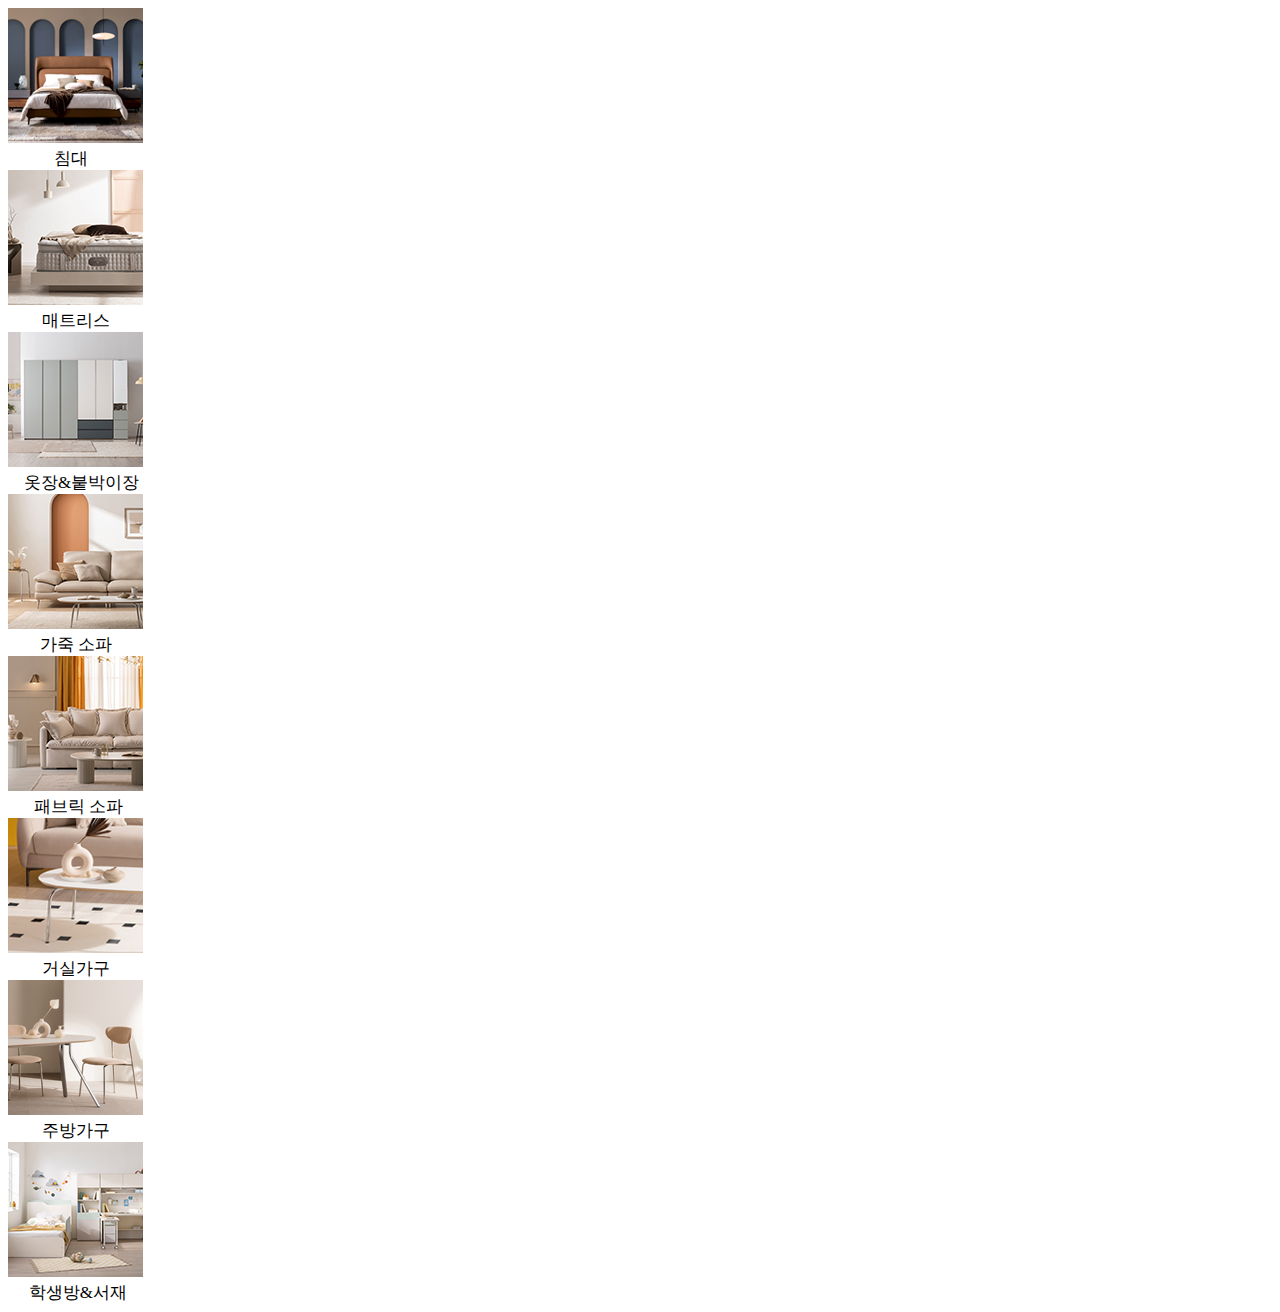
<file: Bootstrap_clone/index.html>
<!DOCTYPE html>
<html lang="ko-KR">

<head>
    <meta charset="UTF-8">
    <meta http-equiv="X-UA-Compatible" content="IE=edge">
    <meta name="viewport" content="width=device-width, initial-scale=1.0">
    <title>Emons Clone</title>
    <link href="https://cdn.jsdelivr.net/npm/bootstrap@5.3.0-alpha1/dist/css/bootstrap.min.css" rel="stylesheet"
        integrity="sha384-GLhlTQ8iRABdZLl6O3oVMWSktQOp6b7In1Zl3/Jr59b6EGGoI1aFkw7cmDA6j6gD" crossorigin="anonymous">
    <link rel="stylesheet" href="css/style.css">
</head>

<body>
    <header></header>
    <main>
        <div class = "cate-container">
            <div class = "row mt-5 p-5">
                <div class = "col-lg col-sm-3 mb-5">
                    <img class = "img-fluid rounded-circle mb-5" src="img/cate_bed.jpeg" alt = "">
                    <div class = "font" style = "margin-left: 2.9rem">침대</div>
                </div>
                <div class = "col-lg col-sm-3 mb-5">
                    <img class = "img-fluid rounded-circle mb-5" src="img/cate_mattress.jpeg" alt = "">
                    <div class = "font" style = "margin-left: 2.1rem">매트리스</div>
                </div>
                <div class = "col-lg col-sm-3 mb-5">
                    <img class = "img-fluid rounded-circle mb-5" src="img/cate_closet.jpeg" alt = "">
                    <div class = "font"  style = "margin-left: 1rem">옷장&붙박이장</div>
                </div>
                <div class = "col-lg col-sm-3 mb-5">
                    <img class = "img-fluid rounded-circle mb-5" src="img/cate_leathersofa.jpeg" alt = "">
                    <div class = "font"  style = "margin-left: 2rem">가죽 소파</div>
                </div>
                <div class = "col-lg col-sm-3">
                    <img class = "img-fluid rounded-circle mb-5" src="img/cate_fabricsofa.jpeg" alt = "">
                    <div class = "font" style = "margin-left: 1.6rem">패브릭 소파</div>
                </div>
                <div class = "col-lg col-sm-3">
                    <img class = "img-fluid rounded-circle mb-5" src="img/cate_livingroom.jpeg" alt = "">
                    <div class = "font" style = "margin-left: 2.1rem">거실가구</div>
                </div>
                <div class = "col-lg col-sm-3">
                    <img class = "img-fluid rounded-circle mb-5" src="img/cate_kitchen.jpeg" alt = "">
                    <div class = "font" style = "margin-left: 2.1rem">주방가구</div>
                </div>
                <div class = "col-lg col-sm-3">
                    <img class = "img-fluid rounded-circle mb-5" src="img/cate_student.jpeg" alt = "">
                    <div class = "font" style = "margin-left: 1.3rem">학생방&서재</div>
                </div>
            </div>
        </div>
    </main>
    <footer></footer>
</body>

</html>
</file>
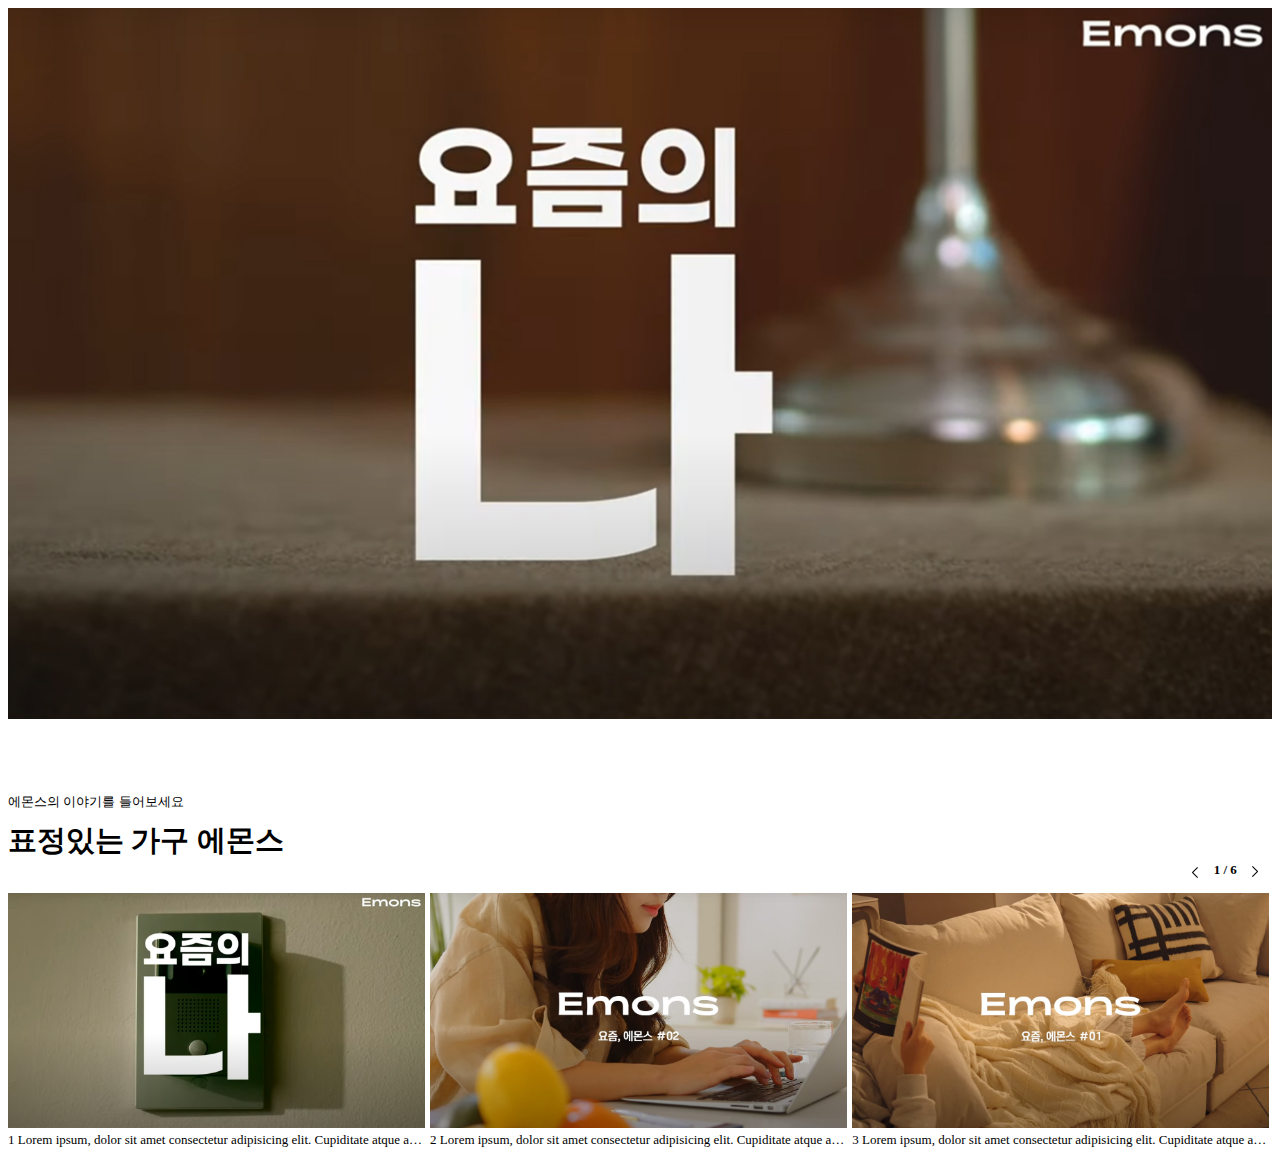
<file: sua/index.html>
<!DOCTYPE html>
<html lang="ko-KR">
  <head>
    <meta charset="UTF-8" />
    <meta http-equiv="X-UA-Compatible" content="IE=edge" />
    <meta name="viewport" content="width=device-width, initial-scale=1.0" />
    <title></title>
    <link rel="stylesheet" href="./style.css" />
  </head>
  <body>
    <section class="swiper-thumb">
      <div class="play-img">
        <img
          src="./img/1935274794_mlJKWa40_EC9A94ECA698EC9D98EB82982.jpg"
          alt="" />
      </div>
      <article class="wrap">
        <div class="wrap-text">
          <p>에몬스의 이야기를 들어보세요</p>
          <h2 class="wrap-title">표정있는 가구 에몬스</h2>
        </div>
        <div class="btn-wrap">
          <button type="button" id="previous-btn"></button>
          <span class="thumb-num"><b id="count">1 / 6</b></span>
          <button type="button" id="next-btn"></button>
        </div>
        <div class="wrap-fig">
          <figure>
            <img src="./img/EC9D98EB8298.jpg" alt="Elephant at sunset" />
            <figcaption>
              1 Lorem ipsum, dolor sit amet consectetur adipisicing elit.
              Cupiditate atque aspernatur repellat consectetur, neque voluptatum
              accusantium quo debitis! Delectus harum at repudiandae vitae.
              Recusandae, eum? Accusantium, amet. Optio, necessitatibus eaque!
            </figcaption>
          </figure>
          <figure>
            <img src="/img/youtube_cover_5.jpg" alt="Elephant at sunset" />
            <figcaption>
              2 Lorem ipsum, dolor sit amet consectetur adipisicing elit.
              Cupiditate atque aspernatur repellat consectetur, neque voluptatum
              accusantium quo debitis! Delectus harum at repudiandae vitae.
              Recusandae, eum? Accusantium, amet. Optio, necessitatibus eaque!
            </figcaption>
          </figure>
          <figure>
            <img src="./img/youtube_cover_4.jpg" alt="Elephant at sunset" />
            <figcaption>
              3 Lorem ipsum, dolor sit amet consectetur adipisicing elit.
              Cupiditate atque aspernatur repellat consectetur, neque voluptatum
              accusantium quo debitis! Delectus harum at repudiandae vitae.
              Recusandae, eum? Accusantium, amet. Optio, necessitatibus eaque!
            </figcaption>
          </figure>
          <figure>
            <img src="./img/youtube_cover_4.jpg" alt="Elephant at sunset" />
            <figcaption>
              4 Lorem ipsum, dolor sit amet consectetur adipisicing elit.
              Cupiditate atque aspernatur repellat consectetur, neque voluptatum
              accusantium quo debitis! Delectus harum at repudiandae vitae.
              Recusandae, eum? Accusantium, amet. Optio, necessitatibus eaque!
            </figcaption>
          </figure>
          <figure>
            <img src="./img/youtube_cover_4.jpg" alt="Elephant at sunset" />
            <figcaption>
              5 Lorem ipsum, dolor sit amet consectetur adipisicing elit.
              Cupiditate atque aspernatur repellat consectetur, neque voluptatum
              accusantium quo debitis! Delectus harum at repudiandae vitae.
              Recusandae, eum? Accusantium, amet. Optio, necessitatibus eaque!
            </figcaption>
          </figure>
          <figure>
            <img
              src="/img/1935274794_yE6qj7gK_youtube_cover_1.jpg"
              alt="Elephant at sunset" />
            <figcaption>
              6 Lorem ipsum, dolor sit amet consectetur adipisicing elit.
              Cupiditate atque aspernatur repellat consectetur, neque voluptatum
              accusantium quo debitis! Delectus harum at repudiandae vitae.
              Recusandae, eum? Accusantium, amet. Optio, necessitatibus eaque!
            </figcaption>
          </figure>
          <figure>
            <img src="./img/youtube_cover_4.jpg" alt="Elephant at sunset" />
            <figcaption>
              5 Lorem ipsum, dolor sit amet consectetur adipisicing elit.
              Cupiditate atque aspernatur repellat consectetur, neque voluptatum
              accusantium quo debitis! Delectus harum at repudiandae vitae.
              Recusandae, eum? Accusantium, amet. Optio, necessitatibus eaque!
            </figcaption>
          </figure>
          <figure>
            <img src="./img/youtube_cover_4.jpg" alt="Elephant at sunset" />
            <figcaption>
              5 Lorem ipsum, dolor sit amet consectetur adipisicing elit.
              Cupiditate atque aspernatur repellat consectetur, neque voluptatum
              accusantium quo debitis! Delectus harum at repudiandae vitae.
              Recusandae, eum? Accusantium, amet. Optio, necessitatibus eaque!
            </figcaption>
          </figure>
        </div>
      </article>
    </section>
    <script src="./main.js"></script>
  </body>
</html>
</file>
<file: Bootstrap_clone/css/style.css>
.font{
    font-size : 17px
}
</file>
<file: sua/style.css>
h2,
p {
  margin: 0;
}

figure {
  margin: 0;
}

figcaption {
  white-space: nowrap;
  overflow: hidden;
  text-overflow: ellipsis;
}

button {
  background: none;
  border: none;
  cursor: pointer;
}

.swiper-thumb {
  width: 1400px;
  margin: auto;
  display: flex;
  gap: 40px;
}

.wrap > .wrap-text {
  margin-top: 30px;
}

.wrap-text > .wrap-title {
  font-size: 2.25rem;
  margin-top: 10px;
}

.swiper-thumb > .play-img {
  flex-basis: 60%;
  flex-shrink: 0;
}

img {
  max-width: 100%;
}

.wrap {
  display: flex;
  flex-direction: column;
  overflow: hidden;
}

.btn-wrap {
  margin: auto 0 10px auto;
}

.wrap-fig {
  display: flex;
  max-height: 300px;
  gap: 5px;
}

.wrap-fig > figure {
  flex-basis: 33%;
  flex-grow: 0;
  flex-shrink: 0;
  min-width: 0;
}

.wrap > figure > img {
  max-width: 100%;
}

.wrap > .btn-wrap > #previous-btn::before {
  content: url(./img/select.jpg);
  transform: rotate(90deg);
  display: inline-block;
  width: 20px;
  height: 20px;
}

.wrap > .btn-wrap > #next-btn::before {
  content: url(./img/select.jpg);
  transform: rotate(-90deg);
  display: inline-block;
  width: 20px;
  height: 20px;
}

.wrap-fig {
  /* transform: translateX(102%); */
}

@media (max-width: 1422px) {
  .swiper-thumb {
    margin: auto;
    display: flex;
    flex-direction: column;
    gap: 40px;
  }

  .swiper-thumb {
    width: auto;
  }

  body {
    min-width: 375px;
  }
  html {
    font-size: 13px;
  }
}
</file>
